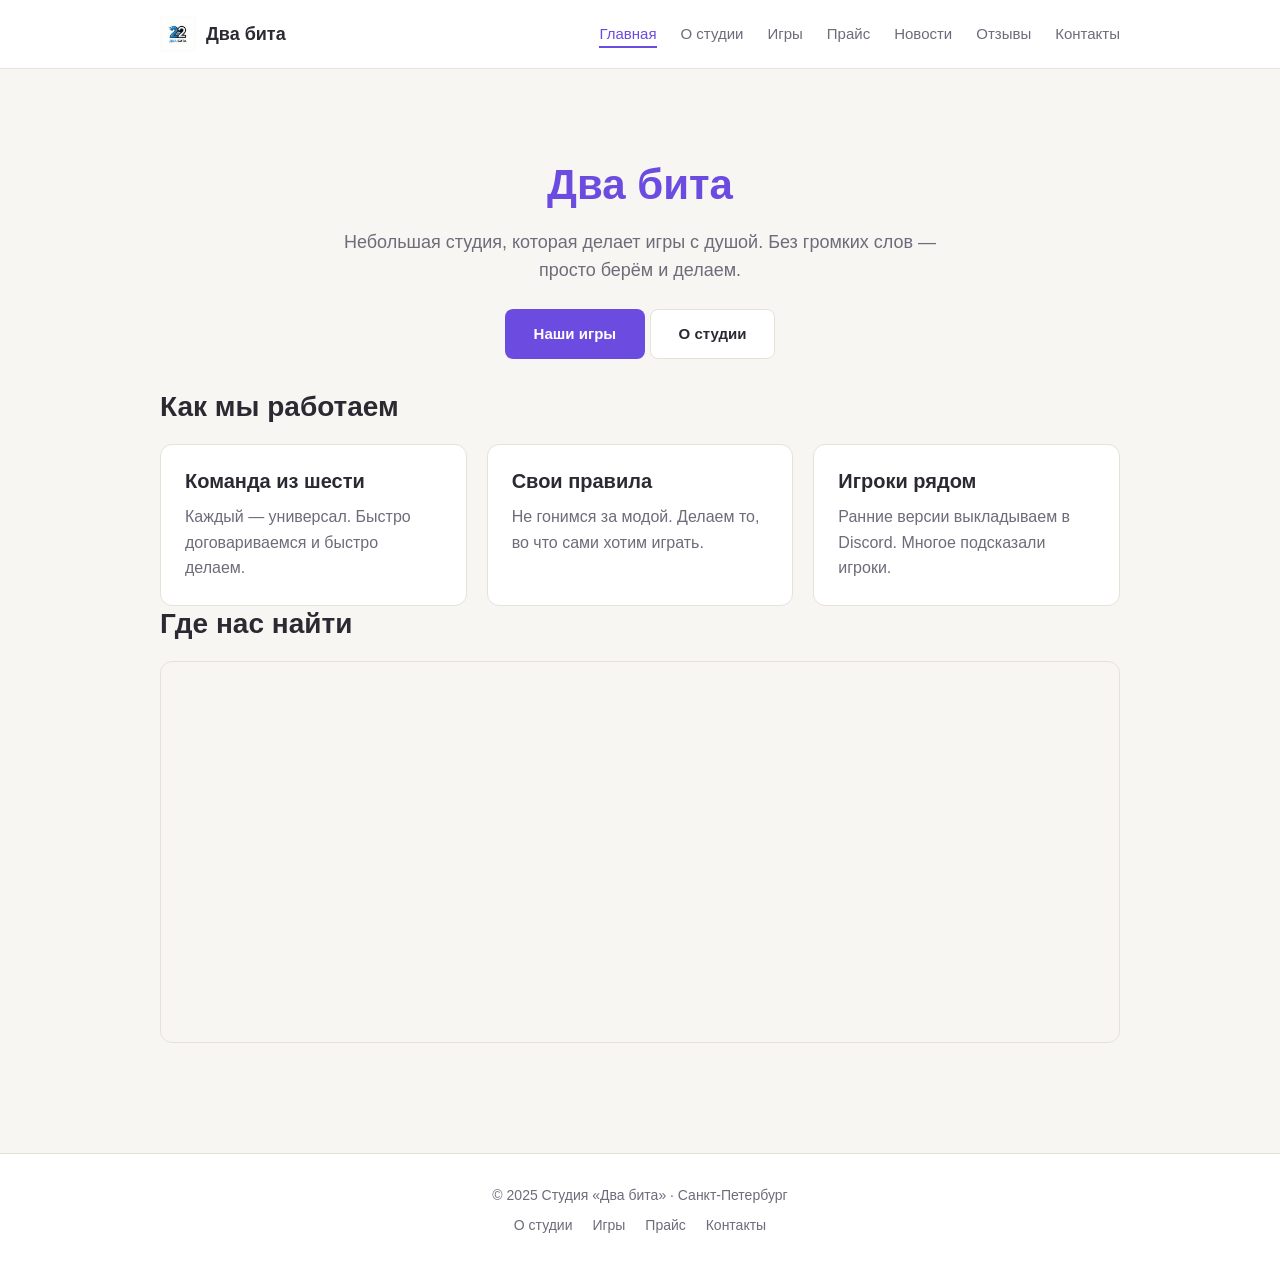
<file: index.html>
<!DOCTYPE html>
<html lang="ru">
<head>
    <meta charset="UTF-8">
    <meta name="viewport" content="width=device-width, initial-scale=1.0">
    <title>Два бита — студия игр</title>
    <link rel="stylesheet" href="style.css">
</head>
<body>

<header>
    <div class="container header-inner">
        <a href="index.html" class="logo">
            <img src="images/logo.jpg" alt="Логотип студии Два бита">
            Два бита
        </a>

        <input type="checkbox" id="nav-toggle" class="nav-toggle">
        <label for="nav-toggle" class="burger">☰</label>

        <nav>
            <ul>
                <li><a href="index.html" class="active">Главная</a></li>
                <li><a href="about.html">О студии</a></li>
                <li><a href="games.html">Игры</a></li>
                <li><a href="price.html">Прайс</a></li>
                <li><a href="news.html">Новости</a></li>
                <li><a href="reviews.html">Отзывы</a></li>
                <li><a href="contacts.html">Контакты</a></li>
            </ul>
        </nav>
    </div>
</header>

<main>

    <section class="hero container">
        <h1>Два бита</h1>
        <p>Небольшая студия, которая делает игры с душой. Без громких слов — просто берём и делаем.</p>
        <a href="games.html" class="btn btn-primary">Наши игры</a>
        <a href="about.html" class="btn btn-outline">О студии</a>
    </section>

    <section class="container">
        <h2>Как мы работаем</h2>
        <div class="grid">
            <article class="card">
                <h3>Команда из шести</h3>
                <p>Каждый — универсал. Быстро договариваемся и быстро делаем.</p>
            </article>
            <article class="card">
                <h3>Свои правила</h3>
                <p>Не гонимся за модой. Делаем то, во что сами хотим играть.</p>
            </article>
            <article class="card">
                <h3>Игроки рядом</h3>
                <p>Ранние версии выкладываем в Discord. Многое подсказали игроки.</p>
            </article>
        </div>
    </section>

    <section class="container">
        <h2>Где нас найти</h2>
        <div class="map-wrap">
            <iframe src="https://yandex.ru/map-widget/v1/?ll=30.315635%2C59.938951&z=12"
                    title="Карта — офис студии"></iframe>
        </div>
    </section>

</main>

<footer>
    <div class="container">
        <p>&copy; 2025 Студия «Два бита» · Санкт-Петербург</p>
        <p>
            <a href="about.html">О студии</a>
            <a href="games.html">Игры</a>
            <a href="price.html">Прайс</a>
            <a href="contacts.html">Контакты</a>
        </p>
    </div>
</footer>

</body>
</html>
</file>
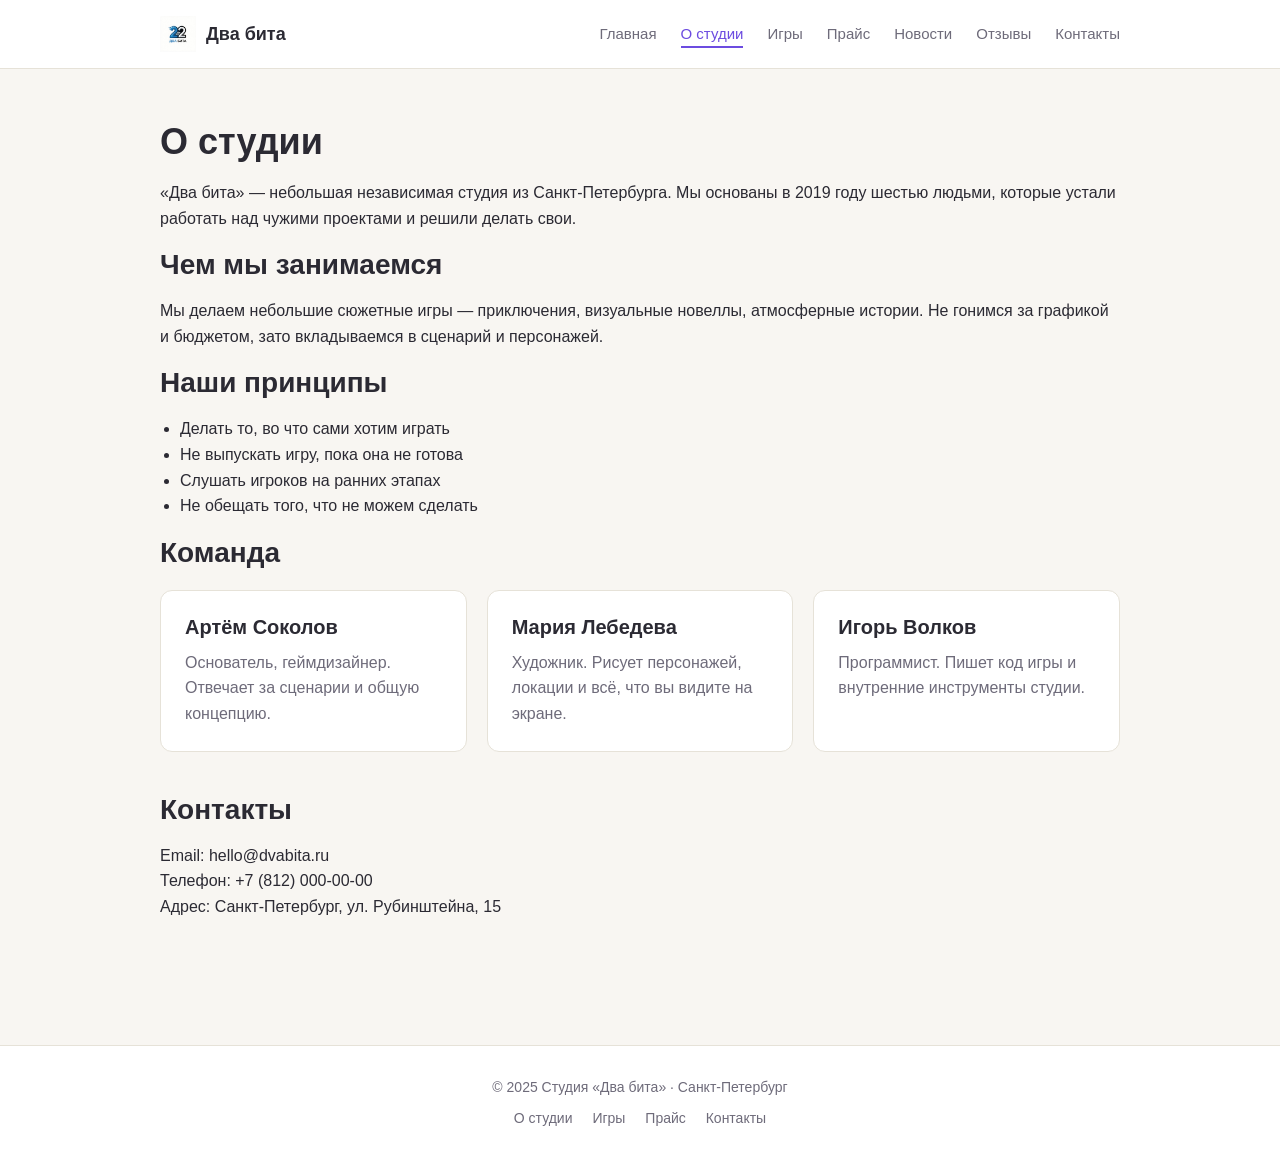
<file: about.html>
<!DOCTYPE html>
<html lang="ru">
<head>
    <meta charset="UTF-8">
    <meta name="viewport" content="width=device-width, initial-scale=1.0">
    <title>О студии — Два бита</title>
    <link rel="stylesheet" href="style.css">
</head>
<body>

<header>
    <div class="container header-inner">
        <a href="index.html" class="logo">
            <img src="images/logo.jpg" alt="Логотип студии Два бита">
            Два бита
        </a>
        <input type="checkbox" id="nav-toggle" class="nav-toggle">
        <label for="nav-toggle" class="burger">☰</label>
        <nav>
            <ul>
                <li><a href="index.html">Главная</a></li>
                <li><a href="about.html" class="active">О студии</a></li>
                <li><a href="games.html">Игры</a></li>
                <li><a href="price.html">Прайс</a></li>
                <li><a href="news.html">Новости</a></li>
                <li><a href="reviews.html">Отзывы</a></li>
                <li><a href="contacts.html">Контакты</a></li>
            </ul>
        </nav>
    </div>
</header>

<main>
    <div class="container">
        <h1>О студии</h1>
        <p>
            «Два бита» — небольшая независимая студия из Санкт-Петербурга.
            Мы основаны в 2019 году шестью людьми, которые устали работать
            над чужими проектами и решили делать свои.
        </p>

        <h2>Чем мы занимаемся</h2>
        <p>
            Мы делаем небольшие сюжетные игры — приключения, визуальные новеллы,
            атмосферные истории. Не гонимся за графикой и бюджетом, зато
            вкладываемся в сценарий и персонажей.
        </p>

        <h2>Наши принципы</h2>
        <ul class="principles">
            <li>Делать то, во что сами хотим играть</li>
            <li>Не выпускать игру, пока она не готова</li>
            <li>Слушать игроков на ранних этапах</li>
            <li>Не обещать того, что не можем сделать</li>
        </ul>

        <h2>Команда</h2>
        <div class="grid">
            <article class="card">
                <h3>Артём Соколов</h3>
                <p>Основатель, геймдизайнер. Отвечает за сценарии и общую концепцию.</p>
            </article>
            <article class="card">
                <h3>Мария Лебедева</h3>
                <p>Художник. Рисует персонажей, локации и всё, что вы видите на экране.</p>
            </article>
            <article class="card">
                <h3>Игорь Волков</h3>
                <p>Программист. Пишет код игры и внутренние инструменты студии.</p>
            </article>
        </div>

        <h2 class="mt-40">Контакты</h2>
        <p>
            Email: hello@dvabita.ru<br>
            Телефон: +7 (812) 000-00-00<br>
            Адрес: Санкт-Петербург, ул. Рубинштейна, 15
        </p>
    </div>
</main>

<footer>
    <div class="container">
        <p>&copy; 2025 Студия «Два бита» · Санкт-Петербург</p>
        <p>
            <a href="about.html">О студии</a>
            <a href="games.html">Игры</a>
            <a href="price.html">Прайс</a>
            <a href="contacts.html">Контакты</a>
        </p>
    </div>
</footer>

</body>
</html>
</file>
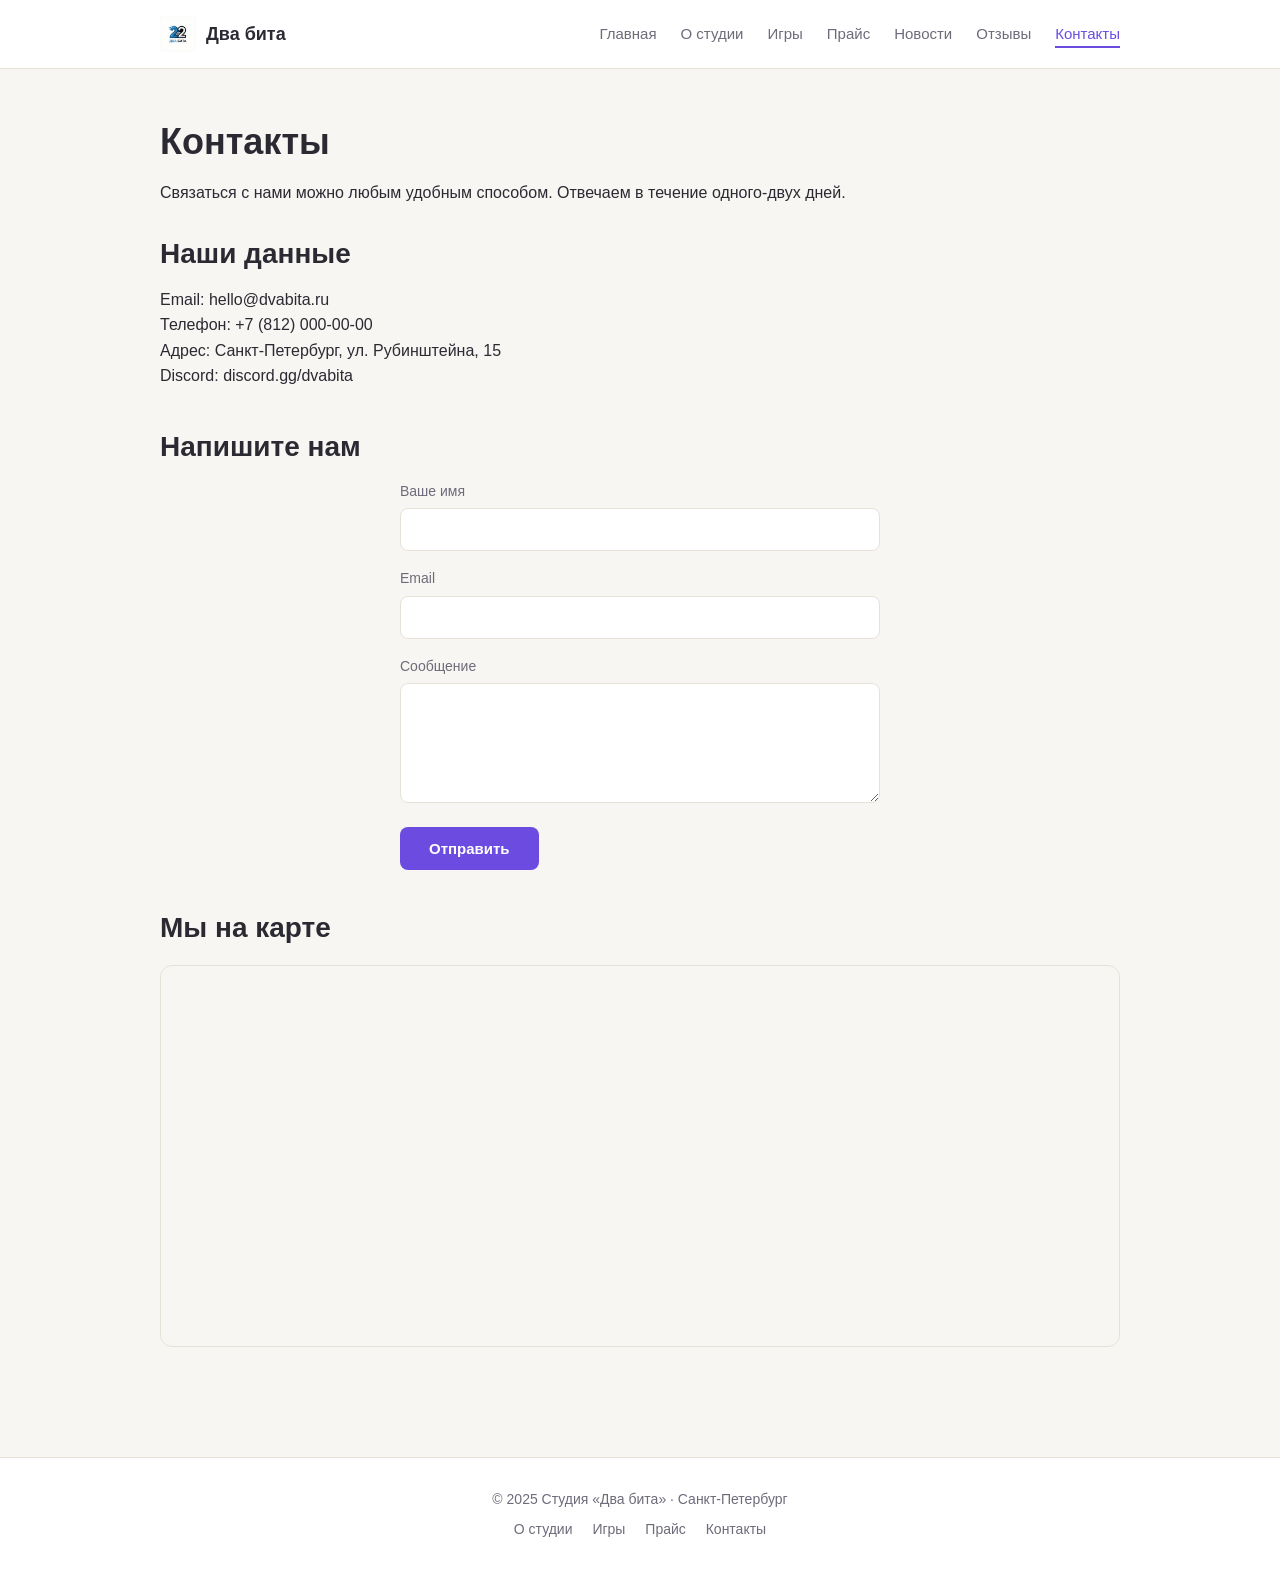
<file: contacts.html>
<!DOCTYPE html>
<html lang="ru">
<head>
    <meta charset="UTF-8">
    <meta name="viewport" content="width=device-width, initial-scale=1.0">
    <title>Контакты — Два бита</title>
    <link rel="stylesheet" href="style.css">
</head>
<body>

<header>
    <div class="container header-inner">
        <a href="index.html" class="logo">
            <img src="images/logo.jpg" alt="Логотип студии Два бита">
            Два бита
        </a>
        <input type="checkbox" id="nav-toggle" class="nav-toggle">
        <label for="nav-toggle" class="burger">☰</label>
        <nav>
            <ul>
                <li><a href="index.html">Главная</a></li>
                <li><a href="about.html">О студии</a></li>
                <li><a href="games.html">Игры</a></li>
                <li><a href="price.html">Прайс</a></li>
                <li><a href="news.html">Новости</a></li>
                <li><a href="reviews.html">Отзывы</a></li>
                <li><a href="contacts.html" class="active">Контакты</a></li>
            </ul>
        </nav>
    </div>
</header>

<main>
    <div class="container">
        <h1>Контакты</h1>
        <p>Связаться с нами можно любым удобным способом. Отвечаем в течение одного-двух дней.</p>

        <h2 class="mt-30">Наши данные</h2>
        <p>
            Email: hello@dvabita.ru<br>
            Телефон: +7 (812) 000-00-00<br>
            Адрес: Санкт-Петербург, ул. Рубинштейна, 15<br>
            Discord: discord.gg/dvabita
        </p>

        <h2 class="mt-40">Напишите нам</h2>
        <form>
            <div class="form-group">
                <label for="name">Ваше имя</label>
                <input type="text" id="name" name="name" required>
            </div>
            <div class="form-group">
                <label for="email">Email</label>
                <input type="email" id="email" name="email" required>
            </div>
            <div class="form-group">
                <label for="message">Сообщение</label>
                <textarea id="message" name="message" required></textarea>
            </div>
            <button type="submit" class="btn btn-primary">Отправить</button>
        </form>

        <h2 class="mt-40">Мы на карте</h2>
        <div class="map-wrap">
            <iframe src="https://yandex.ru/map-widget/v1/?ll=30.315635%2C59.938951&z=12"
                    title="Карта — офис студии"></iframe>
        </div>
    </div>
</main>

<footer>
    <div class="container">
        <p>&copy; 2025 Студия «Два бита» · Санкт-Петербург</p>
        <p>
            <a href="about.html">О студии</a>
            <a href="games.html">Игры</a>
            <a href="price.html">Прайс</a>
            <a href="contacts.html">Контакты</a>
        </p>
    </div>
</footer>

</body>
</html>
</file>
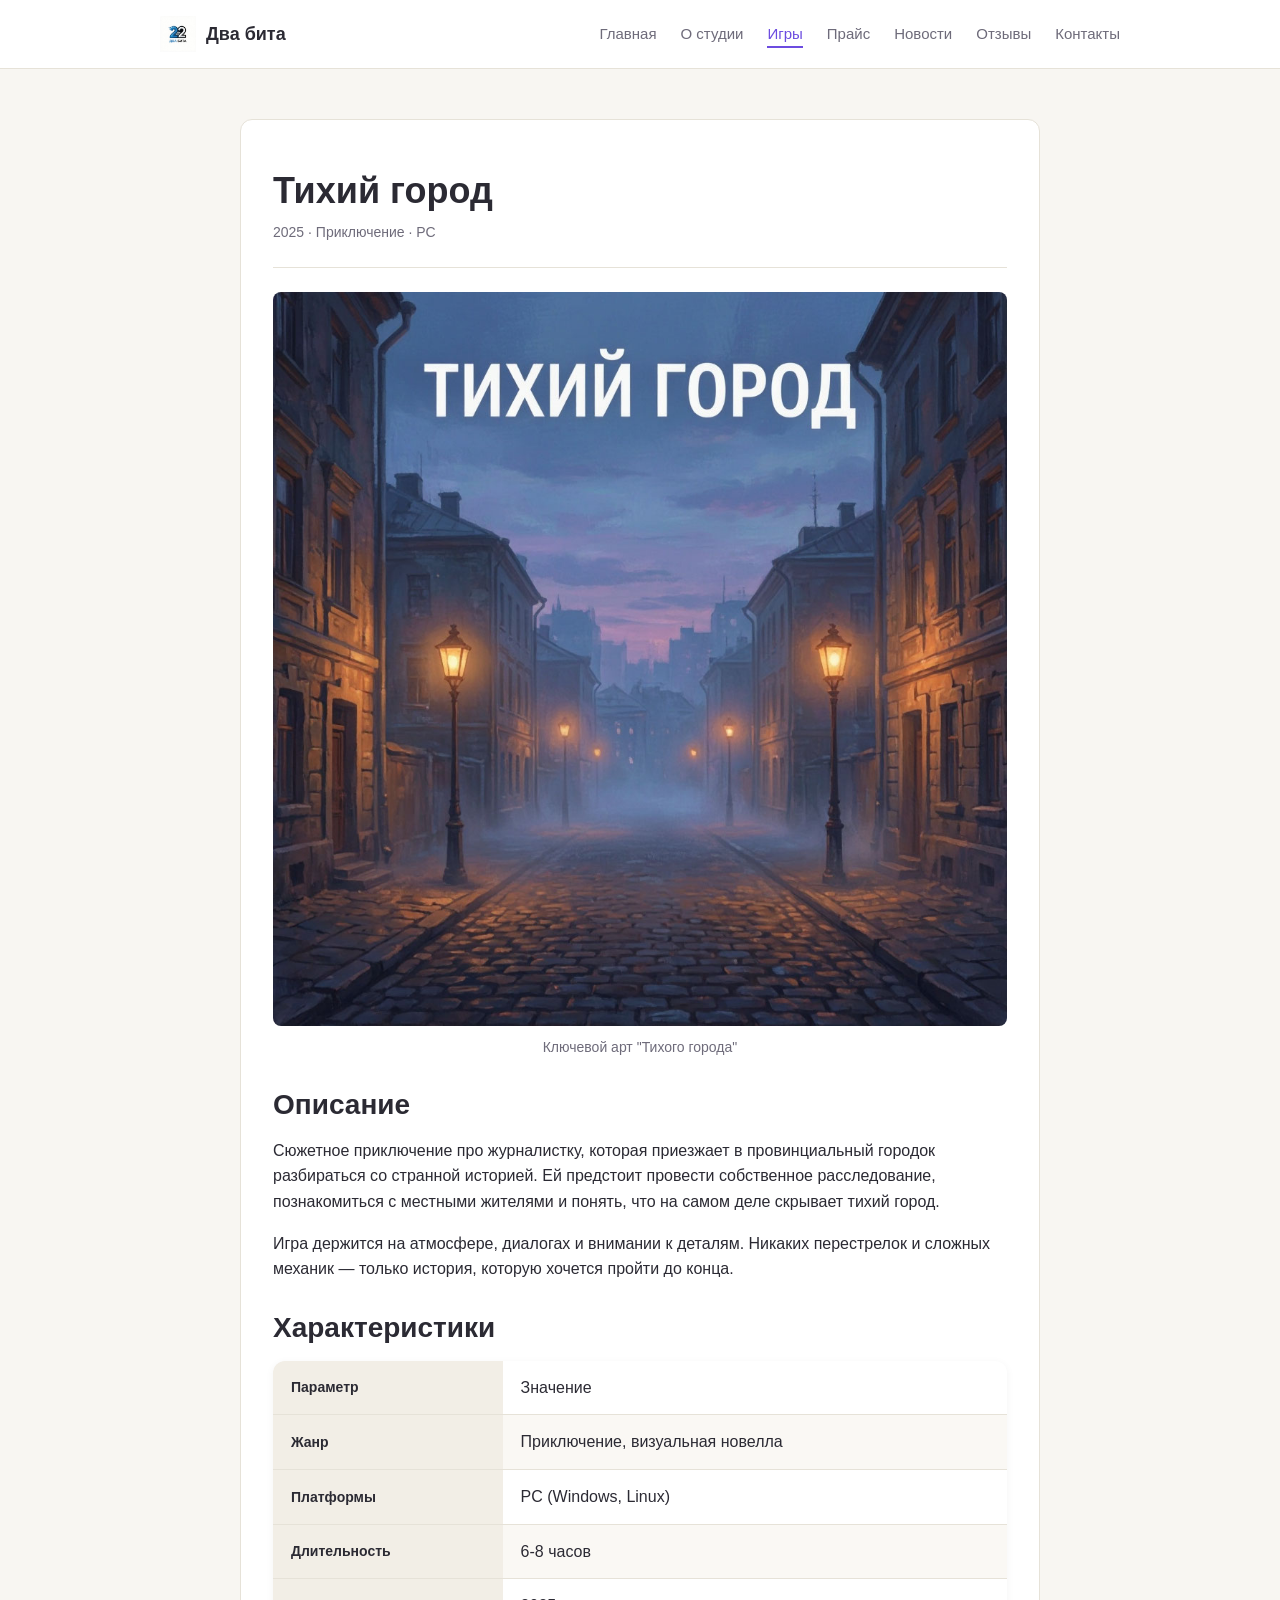
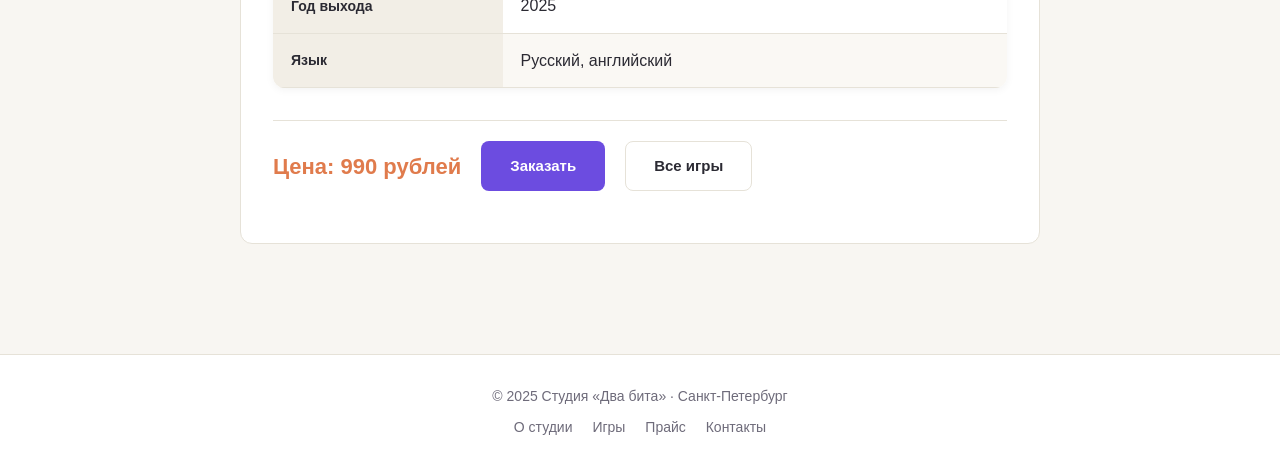
<file: game-1.html>
<!DOCTYPE html>
<html lang="ru">
    <head>
        <meta charset="UTF-8">
        <meta name="viewport" content="width=device-width, initial-scale=1.0">
        <title>Тихий город - Два бита</title>
        <link rel="stylesheet" href="style.css">
    </head>
    <body>
        <header>
            <div class="container header-inner">
                <a href="index.html" class="logo">
                    <img src="images/logo.jpg" alt="Логотип студии Два бита">
                    Два бита
                </a>
                <input type="checkbox" id="nav-toggle" class="nav-toggle">
                <label for="nav-toggle" class="burger">☰</label>
                <nav>
                    <ul>
                        <li><a href="index.html">Главная</a></li>
                        <li><a href="about.html">О студии</a></li>
                        <li><a href="games.html" class="active">Игры</a></li>
                        <li><a href="price.html">Прайс</a></li>
                        <li><a href="news.html">Новости</a></li>
                        <li><a href="reviews.html">Отзывы</a></li>
                        <li><a href="contacts.html">Контакты</a></li>
                    </ul>
                </nav>
            </div>
        </header>
        
        <main>
            <div class="container">
                <article class="product-detail">
                    <header>
                         <h1>Тихий город</h1>
                         <p class="meta">2025 · Приключение · PC</p>
                    </header> 

                    <figure>
                        <img src="images/game-1.jpg" alt="Обложка игры Тихий город">
                        <figcaption>Ключевой арт "Тихого города"</figcaption>
                    </figure>

                    <section class="description">
                        <h2>Описание</h2>
                        <p>
                            Сюжетное приключение про журналистку, которая приезжает
                            в провинциальный городок разбираться со странной историей.
                            Ей предстоит провести собственное расследование, познакомиться
                            с местными жителями и понять, что на самом деле скрывает
                            тихий город.
                        </p>
                        <p>
                            Игра держится на атмосфере, диалогах и внимании к деталям.
                            Никаких перестрелок и сложных механик — только история,
                            которую хочется пройти до конца.
                        </p>
                    </section>

                    <section class="specs">
                        <h2>Характеристики</h2>
                        <table>
                            <tr><th>Параметр</th><td>Значение</td></tr>
                            <tr><th>Жанр</th><td>Приключение, визуальная новелла</td></tr>
                            <tr><th>Платформы</th><td>PC (Windows, Linux)</td></tr>
                            <tr><th>Длительность</th><td>6-8 часов</td></tr>
                            <tr><th>Год выхода</th><td>2025</td></tr>
                            <tr><th>Язык</th><td>Русский, английский</td></tr>
                        </table>
                    </section>

                    <footer>
                        <p class="price">Цена: 990 рублей</p>
                        <a href="price.html" class="btn btn-primary">Заказать</a>
                        <a href="games.html" class="btn btn-outline">Все игры</a>
                    </footer>
                </article>
            </div>
        </main>
        <footer>
            <div class="container">
                <p>&copy; 2025 Студия «Два бита» · Санкт-Петербург</p>
                <p>
                    <a href="about.html">О студии</a>
                    <a href="games.html">Игры</a>
                    <a href="price.html">Прайс</a>
                    <a href="contacts.html">Контакты</a>
                </p>
            </div>
        </footer>
    </body>
</html>
</file>
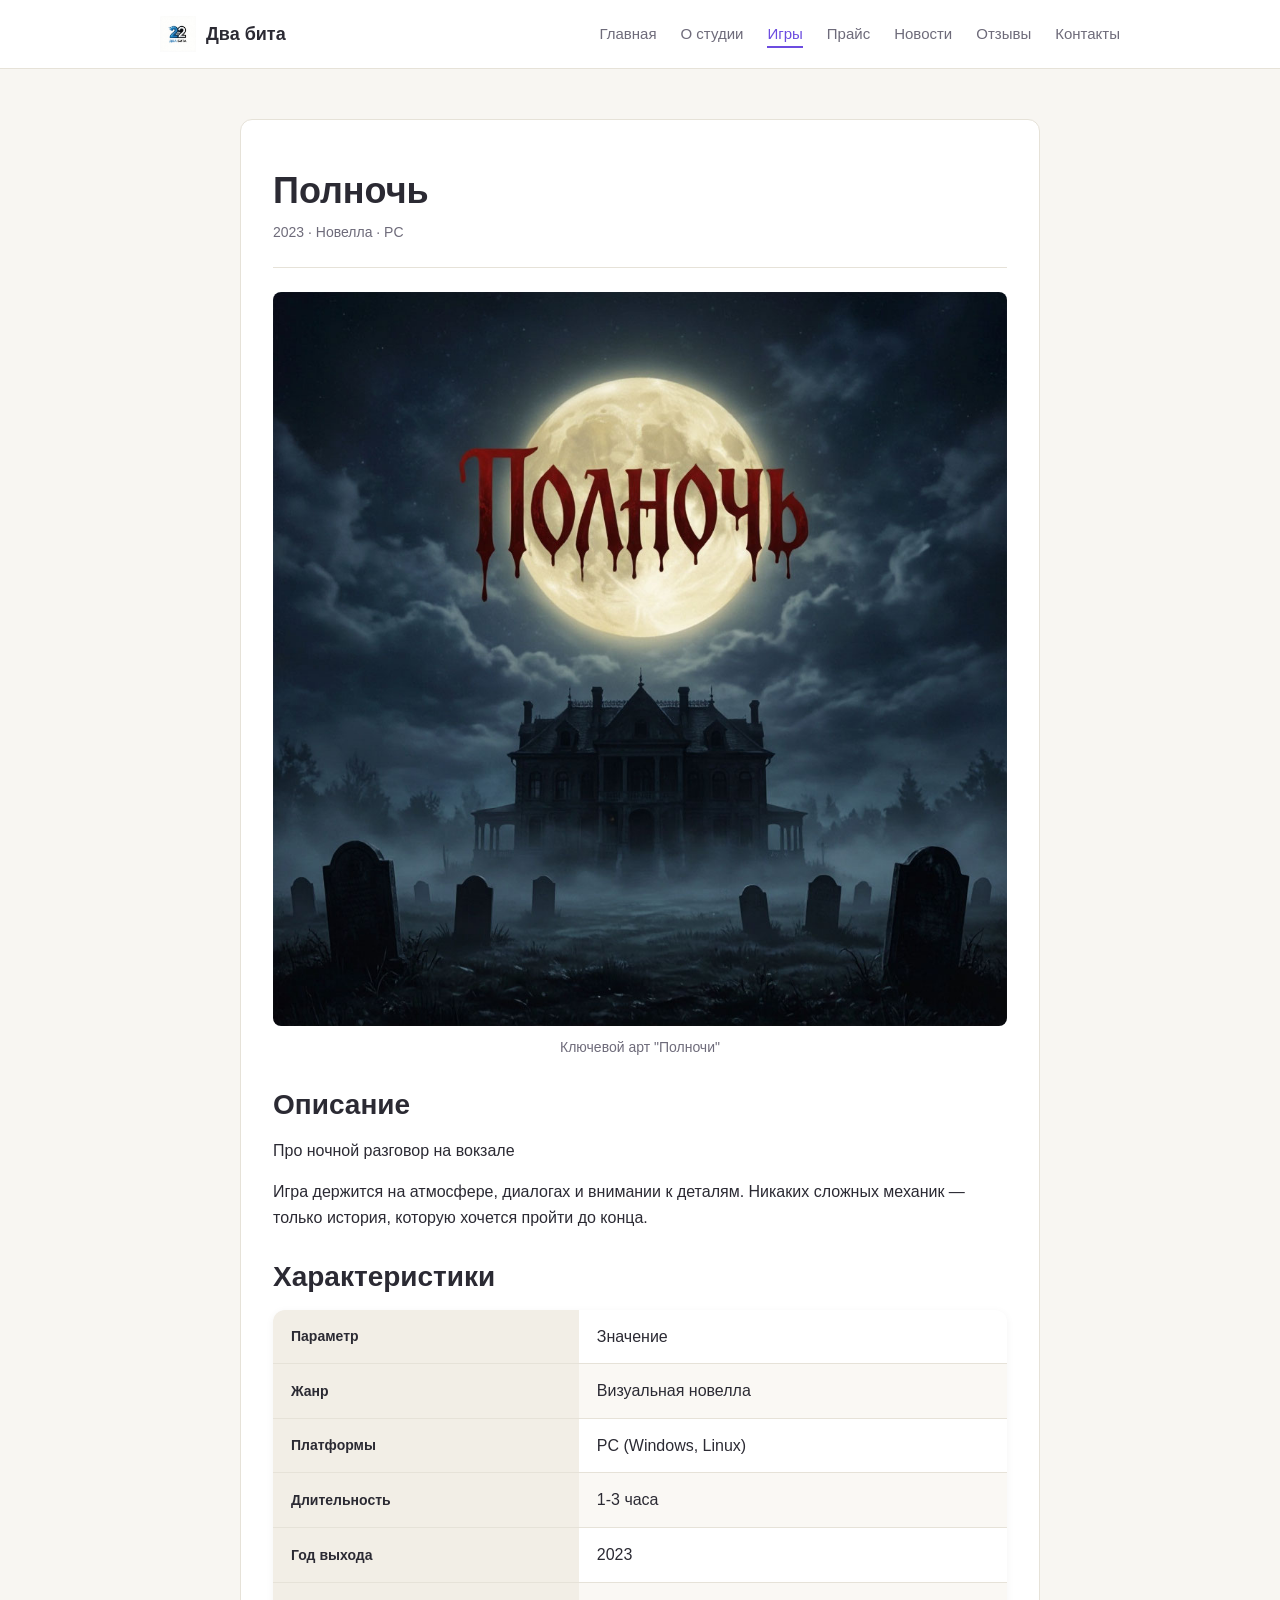
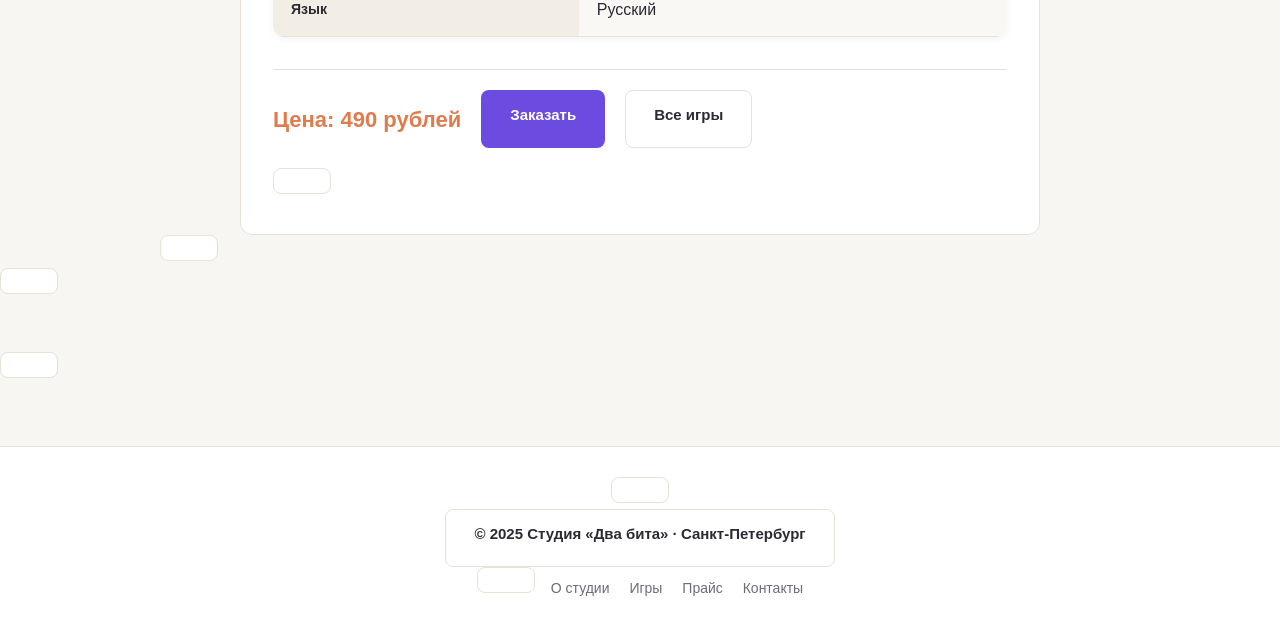
<file: game-2.html>
<!DOCTYPE html>
<html lang="ru">
    <head>
        <meta charset="UTF-8">
        <meta name="viewport" content="width=device-width, initial-scale=1.0">
        <title>Полночь - Два бита</title>
        <link rel="stylesheet" href="style.css">
    </head>
    <body>
        <header>
            <div class="container header-inner">
                <a href="index.html" class="logo">
                    <img src="images/logo.jpg" alt="Логотип студии Два бита">
                    Два бита
                </a>
                <input type="checkbox" id="nav-toggle" class="nav-toggle">
                <label for="nav-toggle" class="burger">☰</label>
                <nav>
                    <ul>
                        <li><a href="index.html">Главная</a></li>
                        <li><a href="about.html">О студии</a></li>
                        <li><a href="games.html" class="active">Игры</a></li>
                        <li><a href="price.html">Прайс</a></li>
                        <li><a href="news.html">Новости</a></li>
                        <li><a href="reviews.html">Отзывы</a></li>
                        <li><a href="contacts.html">Контакты</a></li>
                    </ul>
                </nav>
            </div>
        </header>
        
        <main>
            <div class="container">
                <article class="product-detail">
                    <header>
                         <h1>Полночь</h1>
                         <p class="meta">2023 · Новелла · PC</p>
                    </header> 

                    <figure>
                        <img src="images/game-2.jpg" alt="Обложка игры Полночь">
                        <figcaption>Ключевой арт "Полночи"</figcaption>
                    </figure>

                    <section class="description">
                        <h2>Описание</h2>
                        <p>
                            Про ночной разговор на вокзале
                        </p>
                        <p>
                            Игра держится на атмосфере, диалогах и внимании к деталям.
                            Никаких сложных механик — только история,
                            которую хочется пройти до конца.
                        </p>
                    </section>

                    <section class="specs">
                        <h2>Характеристики</h2>
                        <table>
                            <tr><th>Параметр</th><td>Значение</td></tr>
                            <tr><th>Жанр</th><td>Визуальная новелла</td></tr>
                            <tr><th>Платформы</th><td>PC (Windows, Linux)</td></tr>
                            <tr><th>Длительность</th><td>1-3 часа</td></tr>
                            <tr><th>Год выхода</th><td>2023</td></tr>
                            <tr><th>Язык</th><td>Русский</td></tr>
                        </table>
                    </section>

                    <footer>
                        <p class="price">Цена: 490 рублей</p>
                        <a href="price.html" class="btn btn-primary">Заказать</p>
                        <a href="games.html" class="btn btn-outline">Все игры</p>
                    </footer>
                </article>
            </div>
        </main>
        <footer>
            <div class="container">
                <p>&copy; 2025 Студия «Два бита» · Санкт-Петербург</p>
                <p>
                    <a href="about.html">О студии</a>
                    <a href="games.html">Игры</a>
                    <a href="price.html">Прайс</a>
                    <a href="contacts.html">Контакты</a>
                </p>
            </div>
        </footer>
    </body>
</html>
</file>
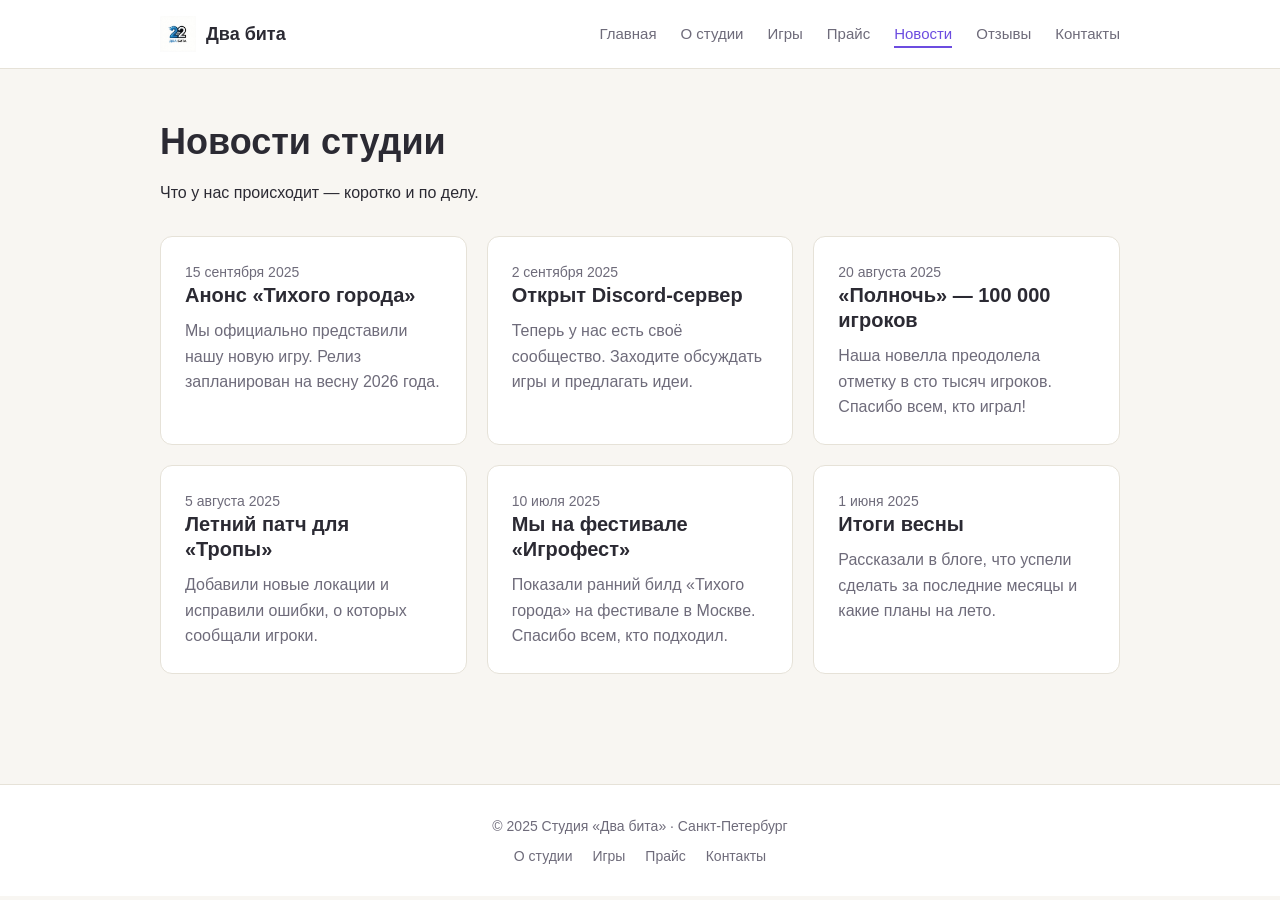
<file: news.html>
<!DOCTYPE html>
<html lang="ru">
<head>
    <meta charset="UTF-8">
    <meta name="viewport" content="width=device-width, initial-scale=1.0">
    <title>Новости — Два бита</title>
    <link rel="stylesheet" href="style.css">
</head>
<body>

<header>
    <div class="container header-inner">
        <a href="index.html" class="logo">
            <img src="images/logo.jpg" alt="Логотип студии Два бита">
            Два бита
        </a>
        <input type="checkbox" id="nav-toggle" class="nav-toggle">
        <label for="nav-toggle" class="burger">☰</label>
        <nav>
            <ul>
                <li><a href="index.html">Главная</a></li>
                <li><a href="about.html">О студии</a></li>
                <li><a href="games.html">Игры</a></li>
                <li><a href="price.html">Прайс</a></li>
                <li><a href="news.html" class="active">Новости</a></li>
                <li><a href="reviews.html">Отзывы</a></li>
                <li><a href="contacts.html">Контакты</a></li>
            </ul>
        </nav>
    </div>
</header>

<main>
    <div class="container">
        <h1>Новости студии</h1>
        <p>Что у нас происходит — коротко и по делу.</p>

        <section class="grid mt-30">
            <article class="card">
                <p class="meta">15 сентября 2025</p>
                <h3>Анонс «Тихого города»</h3>
                <p>Мы официально представили нашу новую игру. Релиз запланирован на весну 2026 года.</p>
            </article>
            <article class="card">
                <p class="meta">2 сентября 2025</p>
                <h3>Открыт Discord-сервер</h3>
                <p>Теперь у нас есть своё сообщество. Заходите обсуждать игры и предлагать идеи.</p>
            </article>
            <article class="card">
                <p class="meta">20 августа 2025</p>
                <h3>«Полночь» — 100 000 игроков</h3>
                <p>Наша новелла преодолела отметку в сто тысяч игроков. Спасибо всем, кто играл!</p>
            </article>
            <article class="card">
                <p class="meta">5 августа 2025</p>
                <h3>Летний патч для «Тропы»</h3>
                <p>Добавили новые локации и исправили ошибки, о которых сообщали игроки.</p>
            </article>
            <article class="card">
                <p class="meta">10 июля 2025</p>
                <h3>Мы на фестивале «Игрофест»</h3>
                <p>Показали ранний билд «Тихого города» на фестивале в Москве. Спасибо всем, кто подходил.</p>
            </article>
            <article class="card">
                <p class="meta">1 июня 2025</p>
                <h3>Итоги весны</h3>
                <p>Рассказали в блоге, что успели сделать за последние месяцы и какие планы на лето.</p>
            </article>
        </section>
    </div>
</main>

<footer>
    <div class="container">
        <p>&copy; 2025 Студия «Два бита» · Санкт-Петербург</p>
        <p>
            <a href="about.html">О студии</a>
            <a href="games.html">Игры</a>
            <a href="price.html">Прайс</a>
            <a href="contacts.html">Контакты</a>
        </p>
    </div>
</footer>

</body>
</html>
</file>
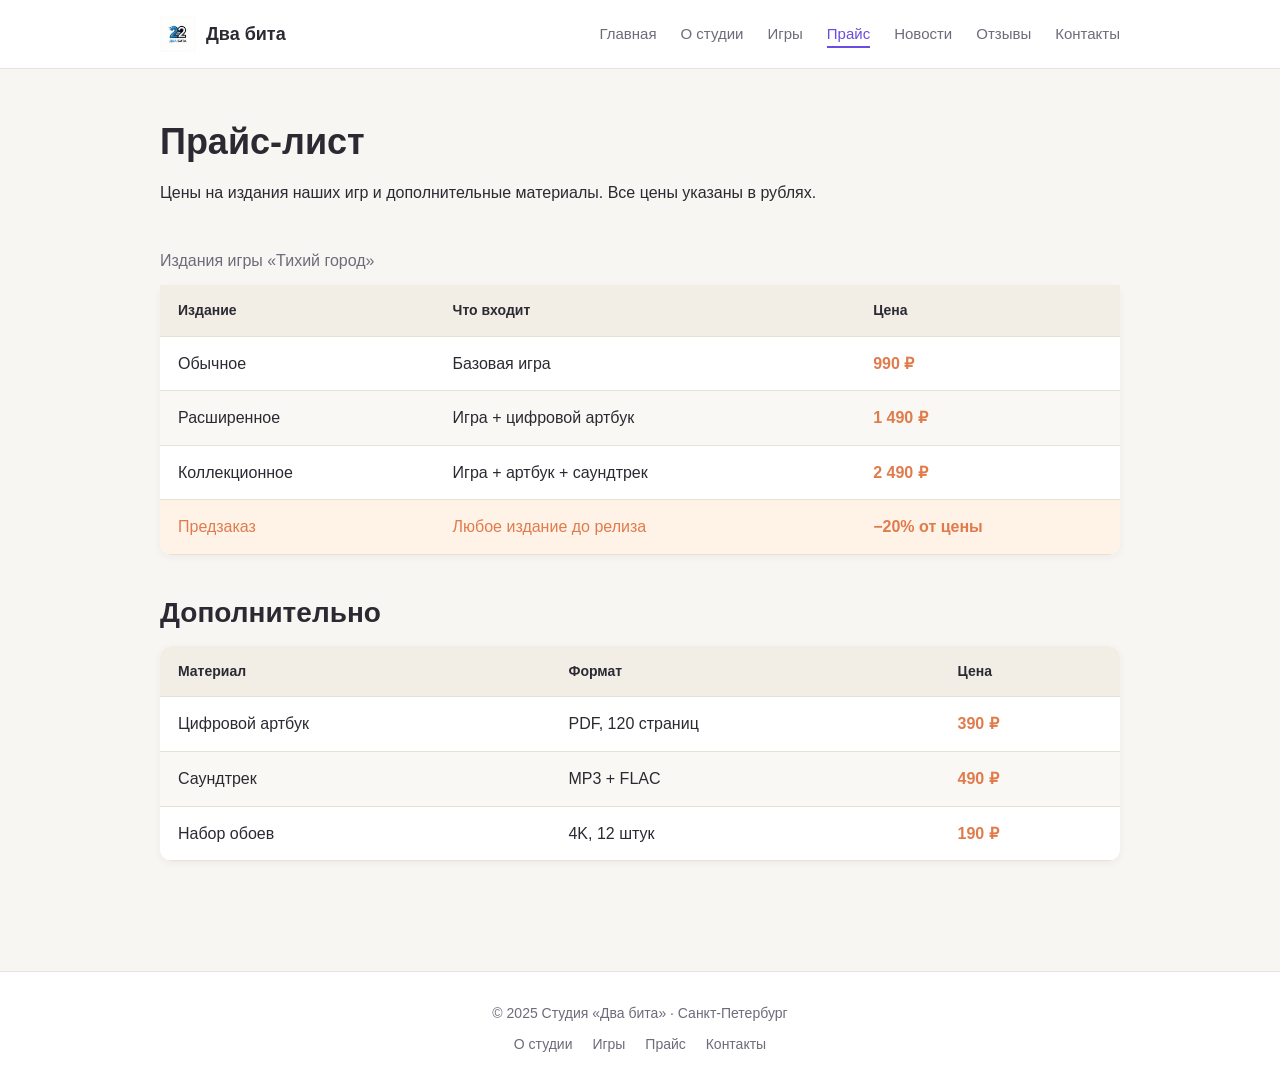
<file: price.html>
<!DOCTYPE html>
<html lang="ru">
<head>
    <meta charset="UTF-8">
    <meta name="viewport" content="width=device-width, initial-scale=1.0">
    <title>Прайс — Два бита</title>
    <link rel="stylesheet" href="style.css">
</head>
<body>

<header>
    <div class="container header-inner">
        <a href="index.html" class="logo">
            <img src="images/logo.jpg" alt="Логотип студии Два бита">
            Два бита
        </a>
        <input type="checkbox" id="nav-toggle" class="nav-toggle">
        <label for="nav-toggle" class="burger">☰</label>
        <nav>
            <ul>
                <li><a href="index.html">Главная</a></li>
                <li><a href="about.html">О студии</a></li>
                <li><a href="games.html">Игры</a></li>
                <li><a href="price.html" class="active">Прайс</a></li>
                <li><a href="news.html">Новости</a></li>
                <li><a href="reviews.html">Отзывы</a></li>
                <li><a href="contacts.html">Контакты</a></li>
            </ul>
        </nav>
    </div>
</header>

<main>
    <div class="container">
        <h1>Прайс-лист</h1>
        <p>Цены на издания наших игр и дополнительные материалы. Все цены указаны в рублях.</p>

        <table class="mt-30">
            <caption>Издания игры «Тихий город»</caption>
            <thead>
                <tr>
                    <th>Издание</th>
                    <th>Что входит</th>
                    <th>Цена</th>
                </tr>
            </thead>
            <tbody>
                <tr>
                    <td>Обычное</td>
                    <td>Базовая игра</td>
                    <td class="amount">990 ₽</td>
                </tr>
                <tr>
                    <td>Расширенное</td>
                    <td>Игра + цифровой артбук</td>
                    <td class="amount">1 490 ₽</td>
                </tr>
                <tr>
                    <td>Коллекционное</td>
                    <td>Игра + артбук + саундтрек</td>
                    <td class="amount">2 490 ₽</td>
                </tr>
                <tr class="discount">
                    <td>Предзаказ</td>
                    <td>Любое издание до релиза</td>
                    <td class="amount">−20% от цены</td>
                </tr>
            </tbody>
        </table>

        <h2 class="mt-40">Дополнительно</h2>
        <table>
            <thead>
                <tr>
                    <th>Материал</th>
                    <th>Формат</th>
                    <th>Цена</th>
                </tr>
            </thead>
            <tbody>
                <tr>
                    <td>Цифровой артбук</td>
                    <td>PDF, 120 страниц</td>
                    <td class="amount">390 ₽</td>
                </tr>
                <tr>
                    <td>Саундтрек</td>
                    <td>MP3 + FLAC</td>
                    <td class="amount">490 ₽</td>
                </tr>
                <tr>
                    <td>Набор обоев</td>
                    <td>4K, 12 штук</td>
                    <td class="amount">190 ₽</td>
                </tr>
            </tbody>
        </table>
    </div>
</main>

<footer>
    <div class="container">
        <p>&copy; 2025 Студия «Два бита» · Санкт-Петербург</p>
        <p>
            <a href="about.html">О студии</a>
            <a href="games.html">Игры</a>
            <a href="price.html">Прайс</a>
            <a href="contacts.html">Контакты</a>
        </p>
    </div>
</footer>

</body>
</html>
</file>
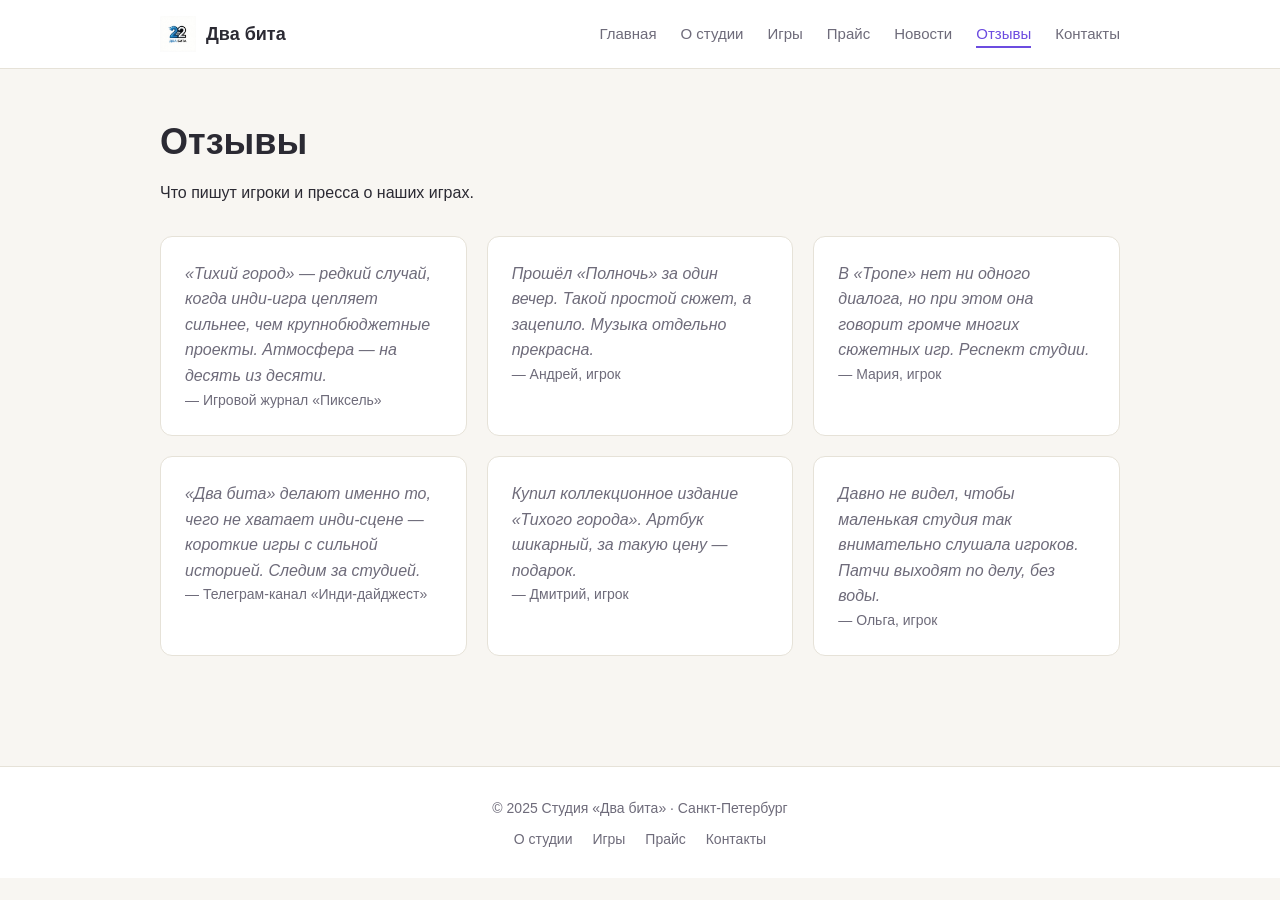
<file: reviews.html>
<!DOCTYPE html>
<html lang="ru">
<head>
    <meta charset="UTF-8">
    <meta name="viewport" content="width=device-width, initial-scale=1.0">
    <title>Отзывы — Два бита</title>
    <link rel="stylesheet" href="style.css">
</head>
<body>

<header>
    <div class="container header-inner">
        <a href="index.html" class="logo">
            <img src="images/logo.jpg" alt="Логотип студии Два бита">
            Два бита
        </a>
        <input type="checkbox" id="nav-toggle" class="nav-toggle">
        <label for="nav-toggle" class="burger">☰</label>
        <nav>
            <ul>
                <li><a href="index.html">Главная</a></li>
                <li><a href="about.html">О студии</a></li>
                <li><a href="games.html">Игры</a></li>
                <li><a href="price.html">Прайс</a></li>
                <li><a href="news.html">Новости</a></li>
                <li><a href="reviews.html" class="active">Отзывы</a></li>
                <li><a href="contacts.html">Контакты</a></li>
            </ul>
        </nav>
    </div>
</header>

<main>
    <div class="container">
        <h1>Отзывы</h1>
        <p>Что пишут игроки и пресса о наших играх.</p>

        <section class="grid mt-30">
            <article class="card">
                <p class="quote">«Тихий город» — редкий случай, когда инди-игра цепляет сильнее, чем крупнобюджетные проекты. Атмосфера — на десять из десяти.</p>
                <p class="meta">— Игровой журнал «Пиксель»</p>
            </article>
            <article class="card">
                <p class="quote">Прошёл «Полночь» за один вечер. Такой простой сюжет, а зацепило. Музыка отдельно прекрасна.</p>
                <p class="meta">— Андрей, игрок</p>
            </article>
            <article class="card">
                <p class="quote">В «Тропе» нет ни одного диалога, но при этом она говорит громче многих сюжетных игр. Респект студии.</p>
                <p class="meta">— Мария, игрок</p>
            </article>
            <article class="card">
                <p class="quote">«Два бита» делают именно то, чего не хватает инди-сцене — короткие игры с сильной историей. Следим за студией.</p>
                <p class="meta">— Телеграм-канал «Инди-дайджест»</p>
            </article>
            <article class="card">
                <p class="quote">Купил коллекционное издание «Тихого города». Артбук шикарный, за такую цену — подарок.</p>
                <p class="meta">— Дмитрий, игрок</p>
            </article>
            <article class="card">
                <p class="quote">Давно не видел, чтобы маленькая студия так внимательно слушала игроков. Патчи выходят по делу, без воды.</p>
                <p class="meta">— Ольга, игрок</p>
            </article>
        </section>
    </div>
</main>

<footer>
    <div class="container">
        <p>&copy; 2025 Студия «Два бита» · Санкт-Петербург</p>
        <p>
            <a href="about.html">О студии</a>
            <a href="games.html">Игры</a>
            <a href="price.html">Прайс</a>
            <a href="contacts.html">Контакты</a>
        </p>
    </div>
</footer>

</body>
</html>
</file>
<file: style.css>
:root {
    --bg:      #f8f6f2;
    --card:    #ffffff;
    --text:    #2b2a33;
    --muted:   #6e6b7a;
    --accent:  #6c4ce0;
    --accent2: #e07b4c;
    --border:  #e6e2d8;
}

* {
    margin: 0;
    padding: 0;
    box-sizing: border-box;
}

body {
    font-family: -apple-system, "Segoe UI", Roboto, Arial, sans-serif;
    font-size: 16px;
    line-height: 1.6;
    color: var(--text);
    background: var(--bg);
}

h1, h2, h3 {
    margin-bottom: 16px;
    line-height: 1.25;
}

h1 { font-size: 36px; }
h2 { font-size: 28px; }
h3 { font-size: 20px; }

p { margin-bottom: 16px; }

a {
    color: var(--accent);
    text-decoration: none;
}

a:hover {
    color: var(--accent2);
    text-decoration: underline;
}

img { max-width: 100%; display: block; }

.container {
    max-width: 1000px;
    margin: 0 auto;
    padding: 0 20px;
}

header {
    background: #fff;
    border-bottom: 1px solid var(--border);
    padding: 16px 0;
    position: sticky;
    top: 0;
    z-index: 10;
}

.header-inner {
    display: flex;
    justify-content: space-between;
    align-items: center;
    gap: 20px;
    position: relative;
}

.logo {
    display: flex;
    align-items: center;
    gap: 10px;
    font-size: 18px;
    font-weight: 700;
    color: var(--text);
}

.logo img {
    width: 36px;
    height: 36px;
}

.nav-toggle { display: none; }

.burger {
    display: none;
    font-size: 22px;
    cursor: pointer;
    padding: 4px 12px;
    border: 1px solid var(--border);
    border-radius: 8px;
    background: #fff;
}

nav ul {
    list-style: none;
    display: flex;
    gap: 24px;
}

nav a {
    color: var(--muted);
    font-size: 15px;
    padding: 4px 0;
    border-bottom: 2px solid transparent;
    transition: all 0.2s;
}

nav a:hover,
nav a.active {
    color: var(--accent);
    border-bottom-color: var(--accent);
    text-decoration: none;
}

main {
    padding: 50px 0;
    min-height: 60vh;
}

.hero {
    text-align: center;
    padding: 40px 0 30px;
}

.hero h1 {
    font-size: 42px;
    color: var(--accent);
}

.hero p {
    color: var(--muted);
    font-size: 18px;
    max-width: 600px;
    margin: 0 auto 24px;
}

.btn {
    display: inline-block;
    padding: 12px 28px;
    border-radius: 8px;
    font-size: 15px;
    font-weight: 600;
    text-decoration: none;
    transition: all 0.2s;
    border: 1px solid transparent;
}

.btn-primary {
    background: var(--accent);
    color: #fff;
}

.btn-primary:hover {
    background: #5a3ec8;
    color: #fff;
    text-decoration: none;
}

.btn-outline {
    background: #fff;
    color: var(--text);
    border-color: var(--border);
}

.btn-outline:hover {
    border-color: var(--accent);
    color: var(--accent);
    text-decoration: none;
}

.grid {
    display: grid;
    grid-template-columns: repeat(auto-fit, minmax(240px, 1fr));
    gap: 20px;
    margin-top: 20px;
}

.card {
    background: var(--card);
    border: 1px solid var(--border);
    border-radius: 12px;
    padding: 24px;
    transition: all 0.2s;
}

.card:hover {
    transform: translateY(-3px);
    box-shadow: 0 10px 25px rgba(0, 0, 0, 0.07);
}

.card img {
    width: 100%;
    height: 160px;
    object-fit: cover;
    border-radius: 8px;
    margin-bottom: 16px;
}

.card h3 { margin-bottom: 10px; }

.card p {
    color: var(--muted);
    margin-bottom: 0;
}

.card .btn {
    margin-top: 12px;
    display: inline-block;
}

table {
    width: 100%;
    border-collapse: collapse;
    background: #fff;
    border-radius: 12px;
    overflow: hidden;
    box-shadow: 0 2px 8px rgba(0, 0, 0, 0.05);
}

th, td {
    padding: 14px 18px;
    text-align: left;
    border-bottom: 1px solid var(--border);
}

th {
    background: #f2eee6;
    color: var(--text);
    font-size: 14px;
}

tbody tr:nth-child(even) {
    background: #faf8f4;
}

tbody tr:hover {
    background: #f2eee6;
}

td.amount {
    color: var(--accent2);
    font-weight: 600;
}

tr.discount {
    background: #fff3e8 !important;
}

tr.discount td {
    color: var(--accent2);
}

caption {
    text-align: left;
    padding: 12px 0;
    color: var(--muted);
}

form {
    max-width: 480px;
    margin: 0 auto;
}

.form-group {
    margin-bottom: 16px;
}

label {
    display: block;
    margin-bottom: 6px;
    font-size: 14px;
    color: var(--muted);
}

input, textarea {
    width: 100%;
    padding: 12px 14px;
    border: 1px solid var(--border);
    border-radius: 8px;
    font-family: inherit;
    font-size: 15px;
    background: #fff;
    color: var(--text);
}

input:focus, textarea:focus {
    outline: none;
    border-color: var(--accent);
}

textarea {
    resize: vertical;
    min-height: 120px;
}

.map-wrap {
    border-radius: 12px;
    overflow: hidden;
    border: 1px solid var(--border);
    margin-top: 20px;
}

.map-wrap iframe {
    display: block;
    width: 100%;
    height: 380px;
    border: 0;
}

footer {
    background: #fff;
    border-top: 1px solid var(--border);
    padding: 30px 0 20px;
    margin-top: 60px;
    text-align: center;
    color: var(--muted);
    font-size: 14px;
}

footer p { margin-bottom: 8px; }

footer a {
    color: var(--muted);
    margin: 0 8px;
}

footer a:hover {
    color: var(--accent);
}

.mt-30 { margin-top: 30px; }
.mt-40 { margin-top: 40px; }

.meta {
    color: var(--muted);
    font-size: 14px;
    margin-bottom: 8px;
}

.meta-accent {
    color: var(--accent);
    font-weight: 600;
    margin-top: 10px;
}

.quote {
    font-style: italic;
    color: var(--text);
}

.principles {
    margin-left: 20px;
    margin-bottom: 16px;
}


.product-detail {
    background: var(--card);
    border: 1px solid var(--border);
    border-radius: 12px;
    padding: 32px;
    max-width: 800px;
    margin: 0 auto;
}

.product-detail header h1 {
    margin-bottom: 8px;
}

.product-detail figure {
    margin: 24px 0;
}

.product-detail figure img {
    width: 100%;
    border-radius: 8px;
}

.product-detail figcaption {
    text-align: center;
    color: var(--muted);
    font-size: 14px;
    margin-top: 10px;
}

.product-detail section {
    margin-top: 28px;
}

.product-detail .specs table {
    margin-top: 12px;
}

.product-detail footer {
    margin-top: 32px;
    padding-top: 20px;
    border-top: 1px solid var(--border);
    text-align: left;
    background: none;
    display: flex;
    align-items: center;
    gap: 20px;
    flex-wrap: wrap;
}

.product-detail .price {
    font-size: 22px;
    color: var(--accent2);
    font-weight: 700;
    margin: 0;
}

.product-detail .btn {
    margin: 0;
}


@media (max-width: 768px) {
    .burger { display: block; }

    nav {
        position: absolute;
        top: 100%;
        left: 0;
        right: 0;
        background: #fff;
        border: 1px solid var(--border);
        border-radius: 8px;
        margin-top: 8px;
        max-height: 0;
        overflow: hidden;
        transition: max-height 0.3s;
    }

    .nav-toggle:checked ~ nav {
        max-height: 500px;
    }

    nav ul {
        flex-direction: column;
        gap: 0;
        padding: 10px 20px;
    }

    nav li {
        border-bottom: 1px solid var(--border);
    }

    nav li:last-child {
        border-bottom: none;
    }

    nav a {
        display: block;
        padding: 12px 0;
    }

    .hero h1 { font-size: 32px; }
    .hero p { font-size: 16px; }
    main { padding: 30px 0; }

    .product-detail { padding: 20px; }

    .product-detail footer {
        flex-direction: column;
        align-items: flex-start;
    }
}
</file>
